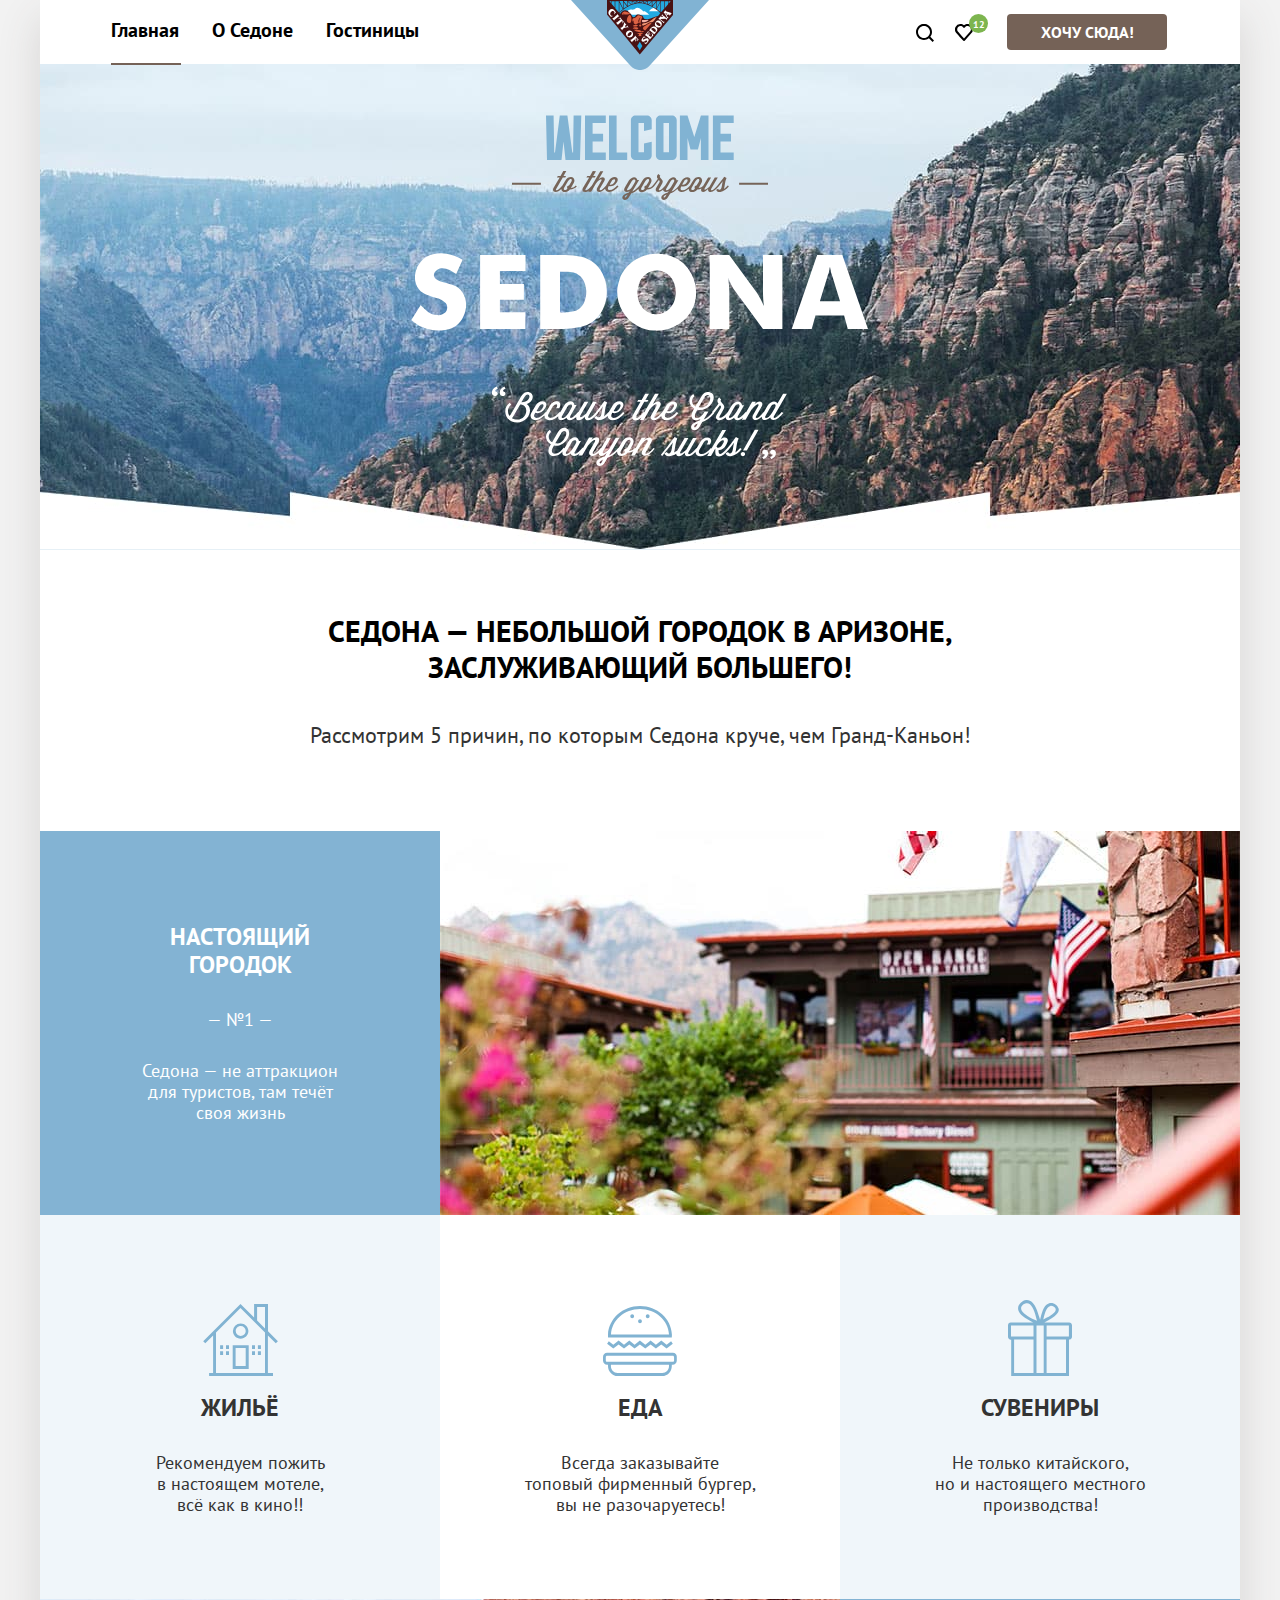
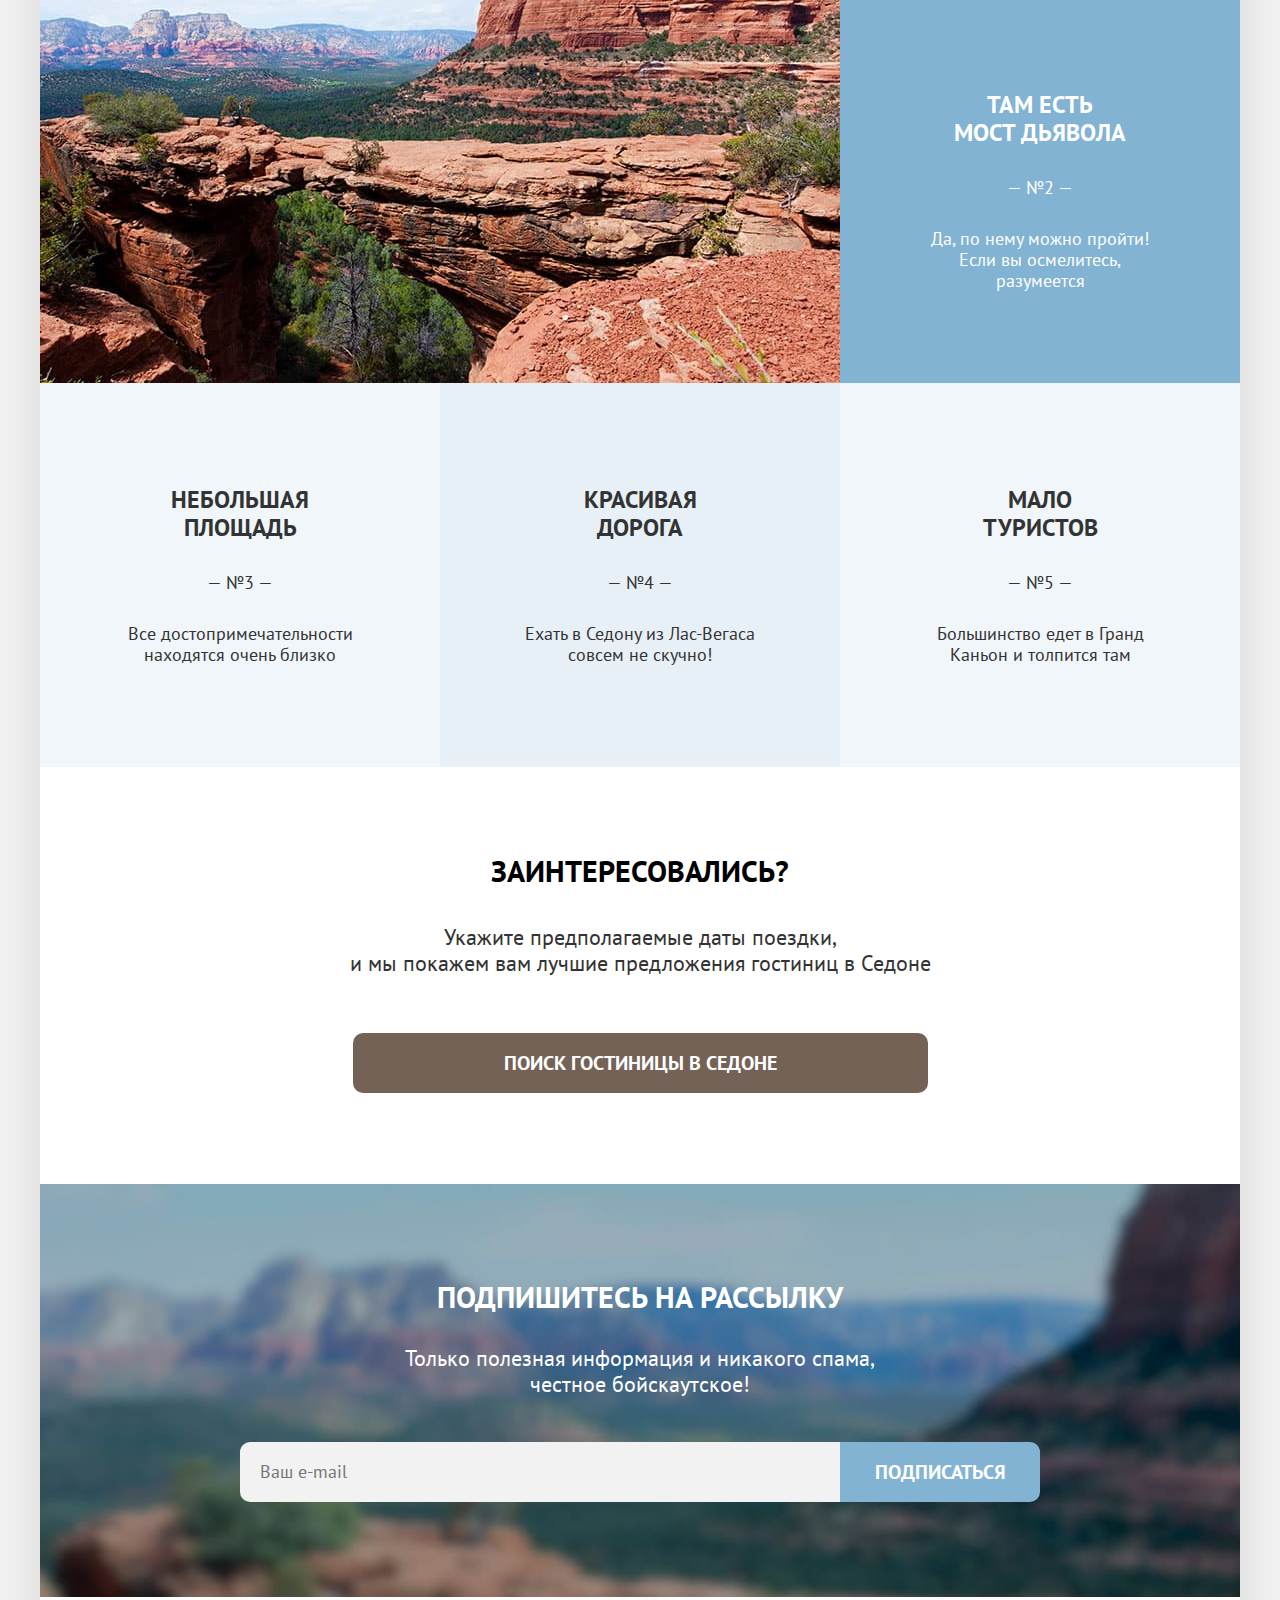
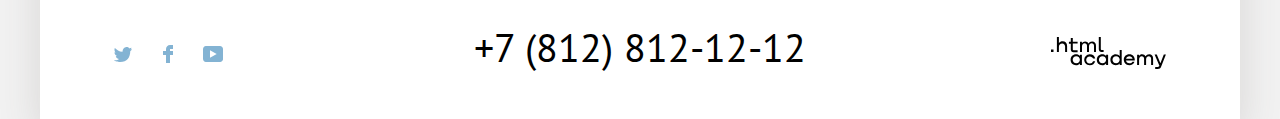
<file: index.html>
<!DOCTYPE html>
<html lang="ru">
  <head>
    <meta charset="utf-8">
    <title>HTML Academy: Седона</title>
    <link rel="stylesheet" href="styles/styles.css">
    <link rel="icon" href="img/favicon.ico">
  </head>
  <body>
    <header class="page-header">
      
      <nav class="navigation">
        <ul class="navigation-list navigation-menu">
          <li class="navigation-item">
            <a class="navigation-link" href="home.html">Главная</a>
          </li>
          <li class="navigation-item">
            <a class="navigation-link" href="about.html">О Седоне</a>
          </li>
          <li class="navigation-item">
            <a class="navigation-link" href="catalog.html">Гостиницы</a>
          </li>
        </ul>
        <span class="navigation-link-underline"></span>
        <img class="logo" src="img/sedona.svg" width="138" height="70" alt="Логотип «Седона»">
        <ul class="navigation-list navigation-user">
          <li class="navigation-item">
            <a class="navigation-link" href="#">
              <svg class="navigation-icon" aria-hidden="true" focusable="false" width="18" height="18" xmlns="http://www.w3.org/2000/svg">
                <path fill-rule="evenodd" clip-rule="evenodd" d="m18 16.5-3.7-3.7c1-1.3 1.7-3 1.7-4.9 0-4.4-3.6-8-8-8S0 3.6 0 8c0 4.4 3.6 8 8 8 1.8 0 3.5-.6 4.9-1.7l3.7 3.7 1.4-1.5ZM8 14c-3.3 0-6-2.7-6-6s2.7-6 6-6 6 2.7 6 6-2.7 6-6 6Z" />
              </svg>
              <span class="visually-hidden">Поиск</span>
            </a>
          </li>
          <li class="navigation-item">
            <a class="navigation-link" href="#">
              <svg class="navigation-icon" aria-hidden="true" focusable="false" width="18" height="17" xmlns="http://www.w3.org/2000/svg">
                <path fill-rule="evenodd" clip-rule="evenodd" d="M8.9 17a.9.9 0 0 1-.8-.4c-5.4-6.1-6.7-7.5-7-7.9A5.4 5.4 0 0 1 5.5 0C6.8 0 8 .5 9 1.3a5.46 5.46 0 0 1 9 4.1c0 1.3-.5 2.5-1.3 3.4l-7 7.9c-.2.2-.4.3-.8.3Zm-6-9.5c.3.4 3.5 4 6.1 6.9l6.2-7c.5-.5.7-1.2.7-2 0-1.8-1.5-3.3-3.3-3.3-1 0-2 .5-2.7 1.3-.3.3-.6.4-.9.4-.3 0-.6-.2-.8-.4-.7-.8-1.7-1.3-2.7-1.3-1.8 0-3.3 1.5-3.3 3.3-.1.9.3 1.6.7 2.1-.1 0-.1 0 0 0Z"/>
              </svg>
              <span class="favorites">12</span>
              <span class="visually-hidden">Избранное</span>
            </a>

            <div class="popover popover-cart">
              <div class="popover-content">
                <h2 class="visually-hidden">Корзина</h2>
                <ul class="cart-items-list">
                  <li class="cart-item">
                    <a class="cart-item-link">
                      <img class="card-item-image" src="img/hotel/hotel-2-small.jpg" width="48" height="48" alt="Отель Desert Quail Inn">
                      <p class="cart-item-title">Desert Quail Inn</p>
                      <p class="cart-item-type">Мотель</p>
                    </a>
                    <button type="button" class="cart-item-button button">
                      <svg width="16" height="16" fill="#000" xmlns="http://www.w3.org/2000/svg">
                        <path fill-rule="evenodd" clip-rule="evenodd" d="M15.3 2.3H.6c-.3 0-.6.2-.6.5s.3.6.6.6h1.7v12c0 .3.3.6.6.6h10.2c.3 0 .6-.3.6-.6v-12h1.7c.3 0 .6-.3.6-.6s-.4-.5-.7-.5Zm-2.8 12.5H3.4V3.4h9.1v11.4ZM6.2 1.2h3.4c.3 0 .6-.3.6-.6S10 0 9.7 0H6.2c-.3 0-.5.3-.5.6s.2.6.5.6Z"/><path fill-rule="evenodd" clip-rule="evenodd" d="M6.2 12c.3 0 .6-.3.6-.6V5.7c0-.3-.3-.6-.6-.6s-.6.3-.6.6v5.7c.1.3.3.6.6.6ZM9.7 12c.3 0 .6-.3.6-.6V5.7c0-.3-.3-.6-.6-.6s-.6.4-.6.6v5.7c0 .3.2.6.6.6Z"/>
                      </svg>                   
                      <span class="visually-hidden">Удалить из корзины</span>
                    </button>
                  </li>
                  <li class="cart-item">
                    <a class="cart-item-link">
                      <img class="card-item-image" src="img/hotel/hotel-3-small.jpg" width="48" height="48" alt="Апартаменты Villas at Poco Diablo">
                      <p class="cart-item-title">Villas at Poco Diablo</p>
                      <p class="cart-item-type">Апартаменты</p>
                    </a>
                    <button type="button" class="cart-item-button button">
                      <svg width="16" height="16" fill="#000" xmlns="http://www.w3.org/2000/svg">
                        <path fill-rule="evenodd" clip-rule="evenodd" d="M15.3 2.3H.6c-.3 0-.6.2-.6.5s.3.6.6.6h1.7v12c0 .3.3.6.6.6h10.2c.3 0 .6-.3.6-.6v-12h1.7c.3 0 .6-.3.6-.6s-.4-.5-.7-.5Zm-2.8 12.5H3.4V3.4h9.1v11.4ZM6.2 1.2h3.4c.3 0 .6-.3.6-.6S10 0 9.7 0H6.2c-.3 0-.5.3-.5.6s.2.6.5.6Z"/><path fill-rule="evenodd" clip-rule="evenodd" d="M6.2 12c.3 0 .6-.3.6-.6V5.7c0-.3-.3-.6-.6-.6s-.6.3-.6.6v5.7c.1.3.3.6.6.6ZM9.7 12c.3 0 .6-.3.6-.6V5.7c0-.3-.3-.6-.6-.6s-.6.4-.6.6v5.7c0 .3.2.6.6.6Z"/>
                      </svg>                   
                      <span class="visually-hidden">Удалить из корзины</span>
                    </button>
                  </li>
                </ul>
                <button class="popover-close-button button button-light">
                  Все избранные
                  <span class="visually-hidden">Закрыть</span>
                </button>
              </div>
            </div>
          </li>
          <li class="navigation-item">
            <a class="navigation-link want-here-button button" href="#">Хочу сюда!</a>
          </li>
        </ul>
      </nav>
    </header>

    <main class="main-container main-index">
        <h1 class="visually-hidden">Седона</h1>
        <div class="welcome">
          <img class="welcome-logo" src="img/welcome.svg" width="458" height="352" alt="Логотип приветствия">
          <div class="welcome-text">
            <h2 class="welcome-hidden">Седона — небольшой городок в Аризоне,<br> заслуживающий большего!</h2>
            <p class="welcome-description">Рассмотрим 5 причин, по которым Седона круче, чем Гранд-Каньон!</p>
          </div>
        </div>
        <section class="advantages">
          <h2 class="visually-hidden">Преимущества</h2>
          <ul class="advantages-list">
            <li class="advantages-item">
              <div class="advantages-block">
                <h3 class="advantages-title">Настоящий<br> городок</h3>
                <span class="">— №1 —</span>
                <p class="advantages-description">Седона — не аттракцион<br> для туристов, там течёт<br> своя жизнь</p>
              </div>
              <img class="advantages-image" src="img/photo-1.jpg" width="800" height="384" alt="Фото городка Седона">
            </li>
            <li class="advantages-item">
              <div class="advantages-block">
                <img class="advantages-logo" src="img/icon-1.svg" width="75" height="72" alt="Логотип блока Жилье">
                <h3 class="advantages-title">Жильё</h3>
                <p class="advantages-description">Рекомендуем пожить<br> в настоящем мотеле,<br> всё как в кино!!</p>
              </div>
            </li>
            <li class="advantages-item">
              <div class="advantages-block">
                <img class="advantages-logo" src="img/icon-2.svg" width="74" height="70" alt="Логотип блока Еда">
                <h3 class="advantages-title">Еда</h3>
                <p class="advantages-description">Всегда заказывайте<br> топовый фирменный бургер,<br> вы не разочаруетесь!</p>
              </div>
            </li>
            <li class="advantages-item">
              <div class="advantages-block">
                <img class="advantages-logo" src="img/icon-3.svg" width="64" height="76" alt="Логотип блока Сувениры">
                <h3 class="advantages-title">Сувениры</h3>
                <p class="advantages-description">Не только китайского,<br> но и настоящего местного<br> производства!</p>
              </div>
            </li>
            <li class="advantages-item">
              <img class="advantages-image " src="img/photo-2.jpg" width="800" height="384" alt="Фото городка Седона">
              <div class="advantages-block">
                <h3 class="advantages-title">Там есть<br> мост дьявола</h3>
                <span class="">— №2 —</span>
                <p class="advantages-description"> Да, по нему можно пройти!<br> Если вы осмелитесь,<br> разумеется </p>
              </div>
            </li>
            <li class="advantages-item">
              <div class="advantages-block">
                <h3 class="advantages-title">Небольшая<br> площадь</h3>
                <span class="">— №3 —</span>
                <p class="advantages-description">Все достопримечательности<br> находятся очень близко</p>
              </div>
            </li>
            <li class="advantages-item">
              <div class="advantages-block">
                <h3 class="advantages-title">Красивая<br> дорога</h3>
                <span class="">— №4 —</span>
                <p class="advantages-description">Ехать в Седону из Лас-Вегаса<br> совсем не скучно!</p>
              </div>
            </li>
            <li class="advantages-item">
              <div class="advantages-block">
                <h3 class="advantages-title">Мало<br> туристов</h3>
                <span class="">— №5 —</span>
                <p class="advantages-description">Большинство едет в Гранд<br> Каньон и толпится там</p>
              </div>
            </li>  
          </ul>
        </section>
        
        <section class="search">
          <h2 class="search-title">Заинтересовались?</h2>
          <p class="search-description">Укажите предполагаемые даты поездки,<br> и мы покажем вам лучшие предложения гостиниц в Седоне</p>
          <a class="button hotel-search" href="#">Поиск гостиницы в седоне</a>
        </section>
        <section class="mailing">
          <h2 class="mailing-title">Подпишитесь на рассылку</h2>
          <p class="mailing-description">Только полезная информация и никакого спама,<br> честное бойскаутское!</p>
          <form class="mailing-form" action="https://echo.htmlacademy.ru/" method="post">
            <label class="visually-hidden">Ваш e-mail</label>
            <input class="mailing-field field" type="email" name="mailing-date" placeholder="Ваш e-mail">
            <button class="mailing-button button" type="submit">Подписаться</button>
          </form>
        </section>
    </main>

    <footer class="page-footer">
      <div class="page-footer-container">
        <section class="footer-social">
          <h2 class="visually-hidden">Социальные сети</h2>
          <ul class="footer-social-list">
            <li class="footer-social-item">
              <a class="footer-social-link" href="#">
                <svg class="social-icon" aria-hidden="true" focusable="false" width="18" height="15" xmlns="http://www.w3.org/2000/svg">
                  <path fill-rule="evenodd" clip-rule="evenodd" d="M11.6.2c1.8-.5 3.2.3 3.8 1.2.7-.2 1.4-.5 2.1-.7 0 .9-.6 1.5-.9 1.8.7.1 1.4-.6 1.4-.6-.2 1-1.1 1.8-1.7 2C16.1 10.7 13 15.1 5.7 15h-.5c-.4 0-4.4-.5-5.2-1.9 2.4.2 4.1-.4 5-1.2-1-.3-2.9-.4-3.2-2.9.4.1.6.2 1.3.1C1.8 8.3.4 7.5.5 5.3c.3.3 1.1.5 1.4.5C1.1 5.6-.2 2.5.9.9c1.9 1.9 4 3.6 7.6 3.8C8.7 2.3 9.7.8 11.6.2Z" />
                </svg>
                <span class="visually-hidden">Твиттер</span>
              </a>
            </li>
            <li class="footer-social-item">
              <a class="footer-social-link" href="#">
                <svg class="social-icon" aria-hidden="true" focusable="false" width="10" height="18" xmlns="http://www.w3.org/2000/svg">
                  <path fill-rule="evenodd" clip-rule="evenodd" d="M7 0C4.8 0 3 1.8 3 4v2H0v4h3v8h4v-8h3V6H7V4h3V0H7Z" />
                </svg>
                <span class="visually-hidden">Фейсбук</span>
              </a>
            </li>
            <li class="footer-social-item">
              <a class="footer-social-link" href="#">
                <svg class="social-icon" aria-hidden="true" focusable="false" width="20" height="16" xmlns="http://www.w3.org/2000/svg">
                  <path fill-rule="evenodd" clip-rule="evenodd" d="M17 0H2.9C1.2 0 0 1.5 0 3.2v9.5C0 14.5 1.2 16 2.9 16h14.3c1.5 0 2.9-1.5 2.9-3.2V3.2C19.9 1.5 18.7 0 17 0ZM7 11.8V4.2L13.7 8 7 11.8Z" />
                </svg>
                <span class="visually-hidden">Ютуб</span>
              </a>
            </li>
          </ul>
        </section>
        <a class="footer-contacts-address-phone" href="tel:+78128121212">+7 (812) 812-12-12</a>
        <a class="htmlacademy-link" href="https://htmlacademy.ru/">
          <img class="footer-contacts-logo" src="img/logo_htmlacademy.svg" width="115" height="33" alt="Логотип htmlacademy">
        </a>
      </div>
    </footer>

    <div class="modal-container modal-container-close">
      <div class="modal modal-reservation">
        <button class="modal-close-button">
          <span class="visually-hidden">Закрыть</span>
        </button>
        <section class="modal-content">
          <h2 class="modal-title">Поиск гостиницы в Седоне</h2>
          <form class="reservation-form" action="https://echo.htmlacademy.ru/" method="post">
            <div class="field-group">
              <label class="reservation-date" for="arrival-date">Дата заезда:</label>
              <div class="field-date">
                <input class="reservation-form-field field" type="text" id="arrival-date" name="arrival-date" placeholder="27 апреля 2020">
                <button class="field-button calendar-button">
                  <span class="visually-hidden">Календарь</span> 
                </button>
              </div>
              <p class="reservation-arrival-date">Мы не можем отправить вас в прошлое.</p>
            </div>
            <div class="field-group">
              <label class="reservation-date" for="date-of-departure">Дата выезда:</label>
              <div class="field-date">
                <input class="reservation-form-field field" type="text" id="date-of-departure" name="reservation-date" placeholder="1 сентября 2021">
                <button class="field-button calendar-button">
                  <span class="visually-hidden">Календарь</span> 
                </button>
              </div>
              <p class="reservation-date-of-departure">На эти даты есть свободные номера. Пока есть.</p>
            </div>
            
            <div class="field-group">
              <label class="reservation-number" for="adults">Взрослые:</label>
              <div class="field-adults">
                <button class="field-button field-button-minus">
                  <span class="visually-hidden">Убавить</span>
                </button>
                <input class="reservation-form-field field" type="text" id="adults" name="adults" placeholder="2">
                <button class="field-button field-button-plus">
                  <span class="visually-hidden">Прибавить</span> 
                </button>
              </div>
              <label class="reservation-number reservation-number-children" for="children">Дети:</label>
                <button class="info" type="button">
                  <span class="visually-hidden">Посмотреть дополнительную информацию</span>
                </button>
                <div class="popover-info">
                  <p class="popover-info-content">Укажите количество детей, которые будут с вами, возраст которых от 6 до 18 лет. Дети до 6 лет размещаются бесплатно.</p>   
                </div>
              
              <div class="field-children">
                <button class="field-button field-button-minus">
                  <span class="visually-hidden">Убавить</span>
                </button>
                <input class="reservation-form-field field" type="text" id="children" name="children" placeholder="1">
                <button class="field-button field-button-plus">
                  <span class="visually-hidden">Прибавить</span> 
                </button>
              </div>            
            </div>
          </form>
          <button class="button reservation-form-search">Найти</button>
        </section>

      </div>

    </div>

  </body>
</html>
</file>
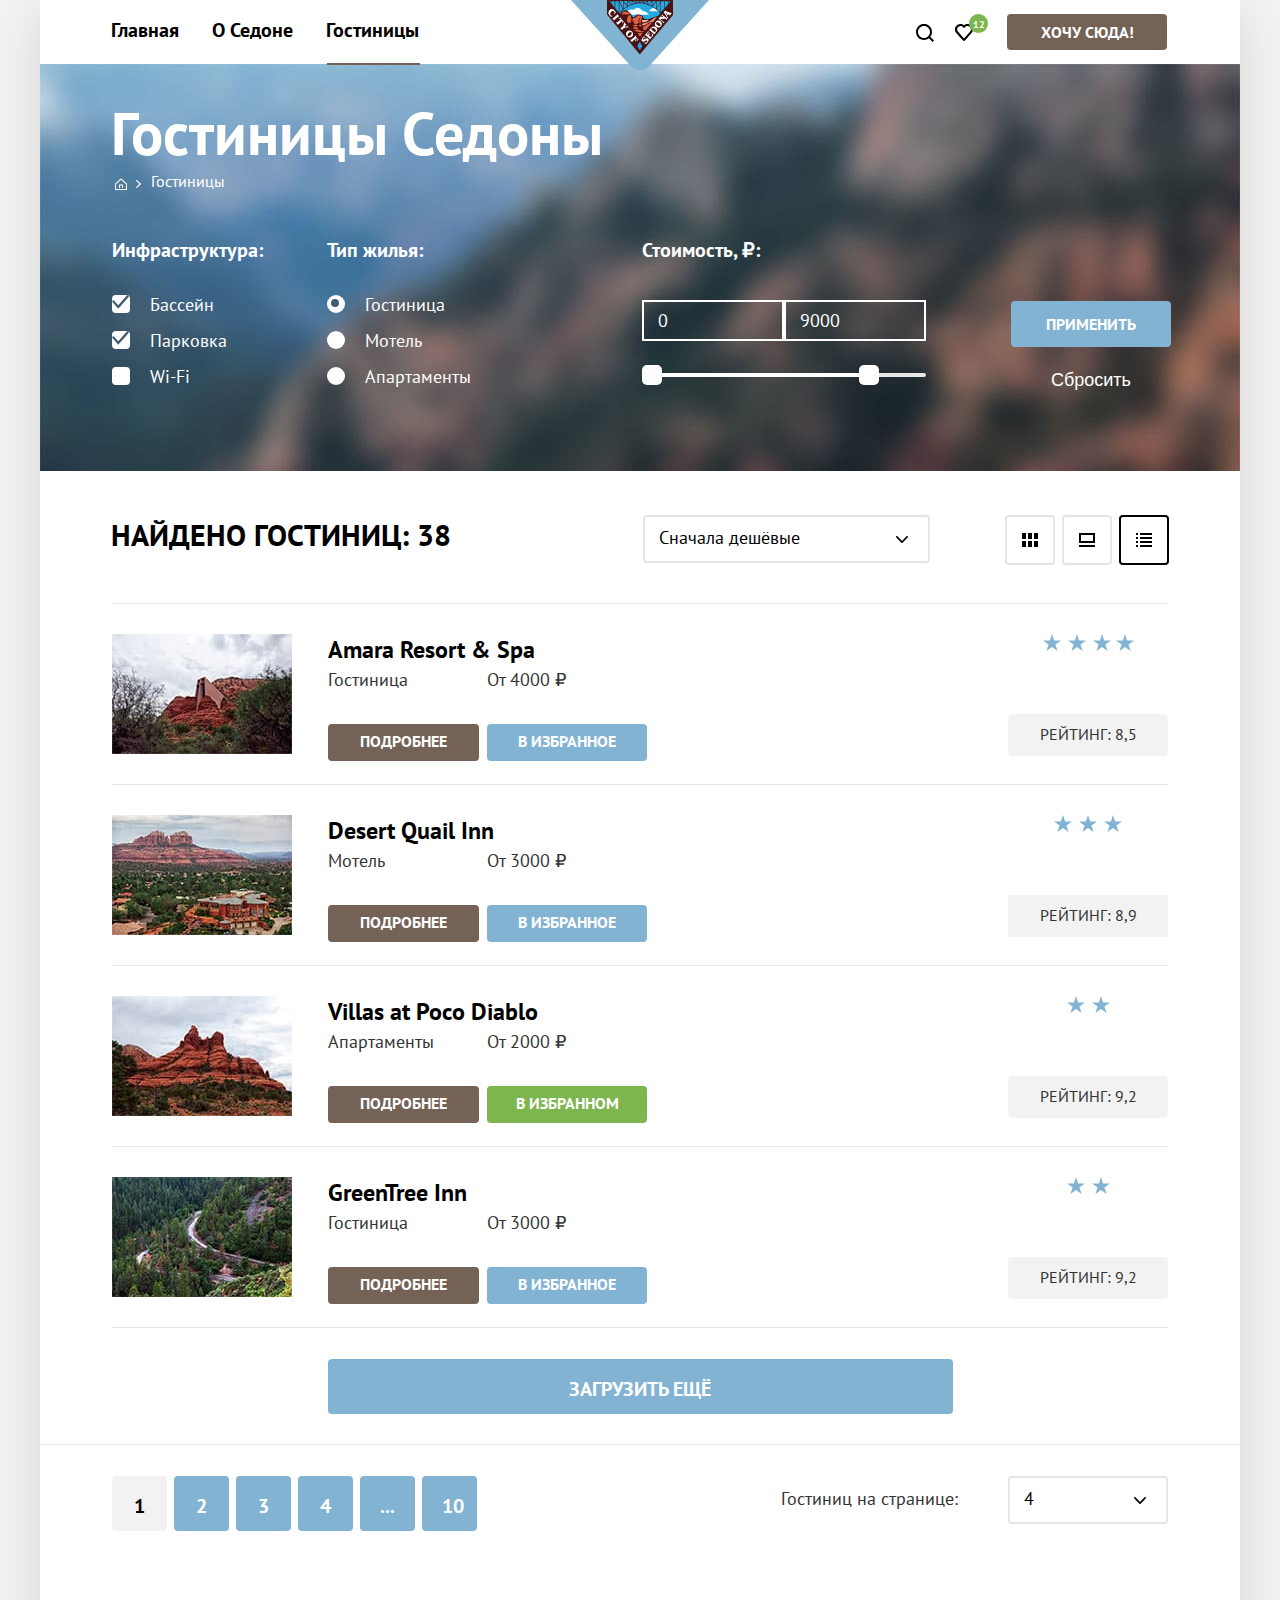
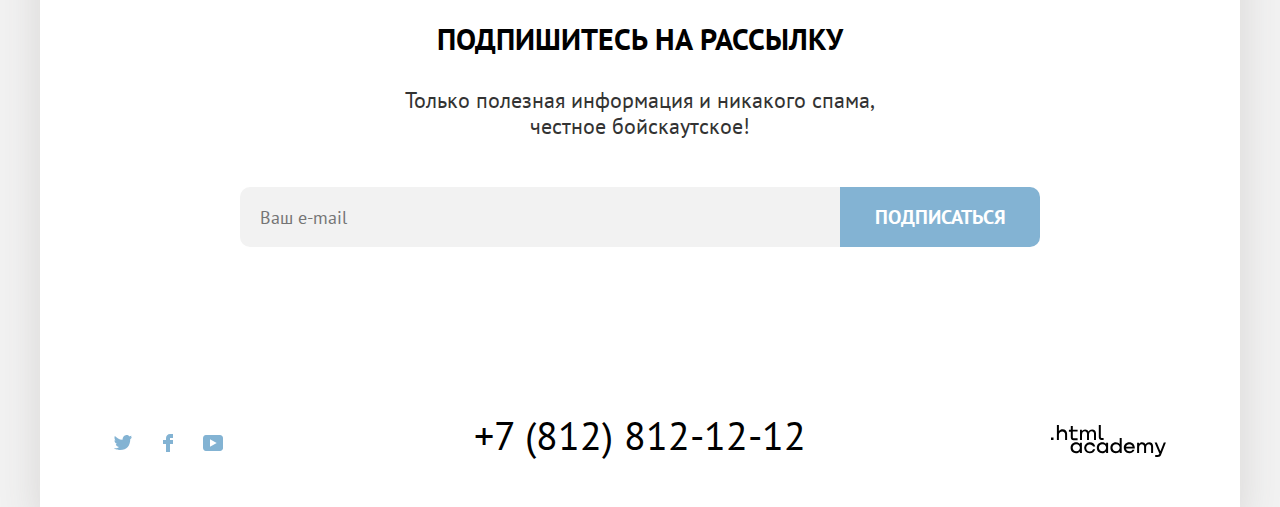
<file: catalog.html>
<!DOCTYPE html>
<html lang="ru">
  <head>
    <meta charset="utf-8">
    <title>HTML Academy: Седона</title>
    <link rel="stylesheet" href="styles/styles.css">
    <link rel="icon" href="img/favicon.ico">
  </head>
  <body>
    <header class="page-header">
      <nav class="navigation">
        <ul class="navigation-list navigation-menu">
          <li class="navigation-item">
            <a class="navigation-link" href="home.html">Главная</a>
          </li>
          <li class="navigation-item">
            <a class="navigation-link" href="about.html">О Седоне</a>
          </li>
          <li class="navigation-item">
            <a class="navigation-link" href="catalog.html">Гостиницы</a>          
          </li>
        </ul>
        <span class="navigation-link-underline-inner"></span>
        <img class="logo" src="img/sedona.svg" width="138" height="70" alt="Логотип «Седона»">
        <ul class="navigation-list navigation-user">
          <li class="navigation-item">
            <a class="navigation-link" href="#">
              <svg class="navigation-icon" aria-hidden="true" focusable="false" width="18" height="18" xmlns="http://www.w3.org/2000/svg">
                <path fill-rule="evenodd" clip-rule="evenodd" d="m18 16.5-3.7-3.7c1-1.3 1.7-3 1.7-4.9 0-4.4-3.6-8-8-8S0 3.6 0 8c0 4.4 3.6 8 8 8 1.8 0 3.5-.6 4.9-1.7l3.7 3.7 1.4-1.5ZM8 14c-3.3 0-6-2.7-6-6s2.7-6 6-6 6 2.7 6 6-2.7 6-6 6Z" />
              </svg>
              <span class="visually-hidden">Поиск</span>
            </a>
          </li>
          <li class="navigation-item">
            <a class="navigation-link" href="#">
              <svg class="navigation-icon" aria-hidden="true" focusable="false" width="18" height="17" xmlns="http://www.w3.org/2000/svg">
                <path fill-rule="evenodd" clip-rule="evenodd" d="M8.9 17a.9.9 0 0 1-.8-.4c-5.4-6.1-6.7-7.5-7-7.9A5.4 5.4 0 0 1 5.5 0C6.8 0 8 .5 9 1.3a5.46 5.46 0 0 1 9 4.1c0 1.3-.5 2.5-1.3 3.4l-7 7.9c-.2.2-.4.3-.8.3Zm-6-9.5c.3.4 3.5 4 6.1 6.9l6.2-7c.5-.5.7-1.2.7-2 0-1.8-1.5-3.3-3.3-3.3-1 0-2 .5-2.7 1.3-.3.3-.6.4-.9.4-.3 0-.6-.2-.8-.4-.7-.8-1.7-1.3-2.7-1.3-1.8 0-3.3 1.5-3.3 3.3-.1.9.3 1.6.7 2.1-.1 0-.1 0 0 0Z"/>
              </svg>
              <span class="favorites">12</span>
              <span class="visually-hidden">Избранное</span>
            </a>
          </li>
          <li class="navigation-item">
            <a class="navigation-link want-here-button button" href="#">Хочу сюда!</a>
          </li>
        </ul>
      </nav>
    </header>

    <main class="main-container main-inner">
      
        <section class="catalog-products">
          <div class="page-container">
            <header class="inner-header">
              <h1 class="inner-header-title">Гостиницы Седоны</h1>
              <ul class="breadcrumbs">
                <li class="breadcrumbs-item">
                  <a class="breadcrumbs-link button" href="index.html">
                    <svg class="home-icon" aria-hidden="true" focusable="false" width="12" height="12" xmlns="http://www.w3.org/2000/svg">
                      <path fill-rule="evenodd" clip-rule="evenodd" d="M6 .3 0 5.8V12h12V5.8L6 .3ZM11 11H1V6.2l5-4.5 5 4.5V11Z" fill="#fff"/><path fill-rule="evenodd" clip-rule="evenodd" d="M4 10h1V7.5h2V10h1V6.5H4V10Z" fill="#fff"/>
                    </svg>
                    <span class="visually-hidden">Главная</span>
                  </a>
                  <svg class="arrow-icon" aria-hidden="true" focusable="false" width="5" height="8" xmlns="http://www.w3.org/2000/svg">
                    <path fill-rule="evenodd" clip-rule="evenodd" d="M4.8 3.6 1 .2C.8 0 .4 0 .1.2-.2.4-.1.8.1 1l3.3 3L.2 7c-.2.2-.2.6 0 .8 0 .1.3.2.4.2.1 0 .3-.1.4-.2l3.8-3.4c.3-.2.3-.6 0-.8Z" fill="#fff"/>
                  </svg>  
                </li>
                <li class="breadcrumbs-item">
                  <a class="breadcrumbs-link">Гостиницы</a>
                </li>
              </ul>
            </header>
          
            <h2 class="visually-hidden">Список гостиниц с фильтрами</h2>
            <form class="catalog-filter" action="https://echo.htmlacademy.ru/" method="get">
              <fieldset class="catalog-filter-group">
                <legend class="catalog-filter-title">Инфраструктура:</legend>
                <ul class="catalog-filter-list">
                  <li class="catalog-filter-item">
                    <label class="control">
                      <input class="visually-hidden control-input" type="checkbox" name="pool" checked>
                      <span class="control-mark"></span>
                      <span class="control-label">Бассейн</span>
                    </label>
                  </li>
                  <li class="catalog-filter-item">
                    <label class="control">
                      <input class="visually-hidden control-input" type="checkbox" name="parking" checked>
                      <span class="control-mark"></span>
                      <span class="control-label">Парковка</span>
                    </label>
                  </li>
                  <li class="catalog-filter-item">
                    <label class="control">
                      <input class="visually-hidden control-input" type="checkbox" name="wifi">
                      <span class="control-mark"></span>
                      <span class="control-label">Wi-Fi</span>
                    </label>
                  </li>
                </ul>
              </fieldset>
              
              <fieldset class="catalog-filter-group">
                <legend class="catalog-filter-title">Тип жилья:</legend>
                <ul class="catalog-filter-list">
                  <li class="catalog-filter-item">
                    <label class="control">
                      <input class="visually-hidden control-input" type="radio" name="type-of-housing" value="hostel" checked>
                      <span class="control-mark"></span>
                      <span class="control-label">Гостиница</span>
                    </label>
                  </li>
                  <li class="catalog-filter-item">
                    <label class="control">
                      <input class="visually-hidden control-input" type="radio" name="type-of-housing" value="hotel">
                      <span class="control-mark"></span>
                      <span class="control-label">Мотель</span>
                    </label>
                  </li>
                  <li class="catalog-filter-item">
                    <label class="control">
                      <input class="visually-hidden control-input" type="radio" name="type-of-housing" value="apartments">
                      <span class="control-mark"></span>
                      <span class="control-label">Апартаменты</span>
                    </label>
                  </li>
                </ul>
              </fieldset>
              
              <fieldset class="catalog-filter-group catalog-filter-group-price">
                <legend class="catalog-filter-title">Стоимость, ₽:</legend>
                <div class="range">                   
                  <div class="range-wrapper-inputs">
                    <label class="catalog-filter-label">
                      <input class="range-input" value="0" type="number" name="min-price" placeholder="от">
                    </label>
                    <label class="catalog-filter-label">
                      <input class="range-input" value="9000" type="number" name="max-price" placeholder="до">
                    </label>
                  </div>
                  <div class="range-scale">
                    <div class="range-bar" style="left: 10px; right: 60px; width: 217px">
                      <button class="range-toggle toggle-min" type="button">
                        <span class="visually-hidden">Изменить минимальную цену.</span>
                      </button>
                      <button class="range-toggle toggle-max" type="button">
                        <span class="visually-hidden">Изменить максимальную цену.</span>
                      </button>
                    </div>
                  </div>
                </div>
              </fieldset>
              
              <div class="catalog-button">
                <button class="button button-to-apply" type="submit">Применить</button>
                <button class="button-catalog" type="reset">Сбросить</button>
              </div>
            </form>
          </div>

          <div class="sorting-container">
            <span class="hotel-found">Найдено гостиниц: 38</span>
            <form class="sorting-type">
              <div class="select">
                <label class="visually-hidden" for="sorting">Сортировка</label>
                <select class="select-control" id="sorting" name="sorting">
                  <option value="cheap">Сначала дешёвые</option>
                  <option value="expensive">Сначала дорогие</option>
                  <option value="popular">Сначала популярные</option>
                </select>
              </div>
              <button class="visually-hidden" type="submit">Отсортировать продукты</button>
            </form>
            
            <div class="sorting-right-column">
              <a class="card-grid-toggle" href="#">
                <svg aria-hidden="true" focusable="false" width="16" height="14" xmlns="http://www.w3.org/2000/svg">
                  <path fill-rule="evenodd" clip-rule="evenodd" d="M4 0H0v6h4V0ZM16 0h-4v6h4V0ZM10 0H6v6h4V0ZM4 8H0v6h4V8ZM16 8h-4v6h4V8ZM10 8H6v6h4V8Z" />
                </svg>
                <span class="visually-hidden">Показать карточки</span>
              </a>
              <a href="#" class="card-grid-toggle">
                <svg aria-hidden="true" focusable="false" width="16" height="14" xmlns="http://www.w3.org/2000/svg">
                  <path fill-rule="evenodd" clip-rule="evenodd" d="M16 12H0v2h16v-2ZM14 2v6H2V2h12Zm2-2H0v10h16V0Z" />
                </svg>
                <span class="visually-hidden">Показать список</span>
              </a>
              <a href="#" class="card-grid-toggle card-grid-toggle-now">
                <svg aria-hidden="true" focusable="false" width="16" height="14" xmlns="http://www.w3.org/2000/svg">
                  <path fill-rule="evenodd" clip-rule="evenodd" d="M2 0H0v2h2V0ZM16 0H4v2h12V0ZM2 4H0v2h2V4ZM16 4H4v2h12V4ZM2 8H0v2h2V8ZM16 8H4v2h12V8ZM2 12H0v2h2v-2ZM16 12H4v2h12v-2Z" />
                </svg>
                <span class="visually-hidden">Показать таблицу</span>
              </a>
            </div>
          </div> 
          
          <ul class="product-list">
            <li class="product-card">
              <a class="product-card-link" href="product.html">
                <img class="product-card-image" src="img/hotel/hotel-1.jpg" width="180" height="120" alt="Отель Amara Resort & Spa">
              </a>
              <div class="product-card-block">
                <a class="product-card-link product-card-link-title" href="product.html"> 
                  <h3 class="product-card-title">Amara Resort & Spa</h3>
                </a>
                <p class="product-card-type">Гостиница</p>
                <p class="product-card-price">От 4000 ₽</p>
                <a class="product-card-button-more button" href="#">Подробнее</a>
                <a class="product-card-button button" href="#">В избранное</a>
              </div>
              <div class="product-block-rating">
                <img class="product-card-rating" src="img/stars/star-4.svg" width="91" height="17" alt="4 звезды">
                <p class="product-card-rating">Рейтинг: 8,5</p>
              </div>
            </li>
            
            <li class="product-card">
              <a class="product-card-link" href="product.html">
                <img class="product-card-image" src="img/hotel/hotel-2.jpg" width="180" height="120" alt="Отель Desert Quail Inn">
              </a>
              <div class="product-card-block">
                <a class="product-card-link product-card-link-title" href="product.html"> 
                  <h3 class="product-card-title">Desert Quail Inn</h3>
                </a>
                <p class="product-card-type">Мотель</p>
                <p class="product-card-price">От 3000 ₽</p>
                <a class="product-card-button-more button" href="#">Подробнее</a>
                <a class="product-card-button button" href="#">В избранное</a>
              </div>
              <div class="product-block-rating">
                <img class="product-card-rating" src="img/stars/star-3.svg" width="68" height="17" alt="3 звезды">
                <p class="product-card-rating">Рейтинг: 8,9</p>
              </div>
            </li>
            
            <li class="product-card">
              <a class="product-card-link" href="product.html">
                <img class="product-card-image" src="img/hotel/hotel-3.jpg" width="180" height="120" alt="Отель Villas at Poco Diablo">
              </a>
              <div class="product-card-block">
                <a class="product-card-link product-card-link-title" href="product.html"> 
                  <h3 class="product-card-title">Villas at Poco Diablo</h3>
                </a>
                <p class="product-card-type">Апартаменты</p>
                <p class="product-card-price">От 2000 ₽</p>
                <a class="product-card-button-more button" href="#">Подробнее</a>
                <a class="product-card-button_on button" href="#">В избранном</a>
              </div>
              <div class="product-block-rating">
                <img class="product-card-rating" src="img/stars/star-2.svg" width="43" height="17" alt="2 звезды">
                <p class="product-card-rating">Рейтинг: 9,2</p>
              </div> 
            </li>
            
            <li class="product-card">
              <a class="product-card-link" href="product.html">
                <img class="product-card-image" src="img/hotel/hotel-4.jpg" width="180" height="120" alt="Отель GreenTree Inn">
              </a>
              <div class="product-card-block">
                <a class="product-card-link product-card-link-title" href="product.html">  
                  <h3 class="product-card-title">GreenTree Inn</h3>
                </a>
                <p class="product-card-type">Гостиница</p>
                <p class="product-card-price">От 3000 ₽</p>
                <a class="product-card-button-more button" href="#">Подробнее</a>
                <a class="product-card-button button" href="#">В избранное</a>
              </div>
              <div class="product-block-rating">
                <img class="product-card-rating" src="img/stars/star-2.svg" width="43" height="17" alt="2 звезды">
                <p class="product-card-rating">Рейтинг: 9,2</p>
              </div>
            </li>
          </ul>
          <div class="pagination-block">
            <a class="pagination-link show-more button" href="#">Загрузить ещё</a>
          </div>
          
          <div class="pagination">
            <ul class="pagination-list">
              <li class="pagination-item">
                <a class="pagination-link pagination-current">1</a>
              </li>
              <li class="pagination-item">
                <a class="pagination-link" href="#">2</a>
              </li>
              <li class="pagination-item">
                <a class="pagination-link" href="#">3</a>
              </li>
              <li class="pagination-item">
                <a class="pagination-link" href="#">4</a>
              </li>
              <li class="pagination-item">
                <a class="pagination-link" href="#">...</a>
              </li>
              <li class="pagination-item">
                <a class="pagination-link" href="#">10</a>
              </li>
            </ul>
            
            <form class="pagination-how-much" action="https://echo.htmlacademy.ru/" method="get">
              <label class="pagination-label" for="how-much">Гостиниц на странице:</label>
              <select class="select-control select-control-how-much" id="how-much" name="pagination">
                <option value="4">4</option>
              </select>
              <button class="visually-hidden" type="submit">Показать</button>
            </form>
          </div>
        </section>

        <section class="mailing-inner">
          <h2 class="mailing-title-inner">Подпишитесь на рассылку</h2>
          <p class="mailing-description-inner">Только полезная информация и никакого спама,<br> честное бойскаутское!</p>
            <form class="mailing-form" action="https://echo.htmlacademy.ru/" method="post">
              <label class="visually-hidden">Ваш e-mail</label>
              <input class="mailing-field field" type="email" name="mailing-date" placeholder="Ваш e-mail">
              <button class="mailing-button button" type="submit">Подписаться</button>
            </form>
        </section>

    </main>

    <footer class="page-footer">
      <div class="page-footer-container">
        <section class="footer-social">
          <h2 class="visually-hidden">Социальные сети</h2>
          <ul class="footer-social-list">
            <li class="footer-social-item">
              <a class="footer-social-link footer-social-twitter" href="#">
                <svg class="social-icon" aria-hidden="true" focusable="false" width="18" height="15" xmlns="http://www.w3.org/2000/svg">
                  <path fill-rule="evenodd" clip-rule="evenodd" d="M11.6.2c1.8-.5 3.2.3 3.8 1.2.7-.2 1.4-.5 2.1-.7 0 .9-.6 1.5-.9 1.8.7.1 1.4-.6 1.4-.6-.2 1-1.1 1.8-1.7 2C16.1 10.7 13 15.1 5.7 15h-.5c-.4 0-4.4-.5-5.2-1.9 2.4.2 4.1-.4 5-1.2-1-.3-2.9-.4-3.2-2.9.4.1.6.2 1.3.1C1.8 8.3.4 7.5.5 5.3c.3.3 1.1.5 1.4.5C1.1 5.6-.2 2.5.9.9c1.9 1.9 4 3.6 7.6 3.8C8.7 2.3 9.7.8 11.6.2Z" />
                </svg>
                <span class="visually-hidden">Твиттер</span>
              </a>
            </li>
            <li class="footer-social-item">
              <a class="footer-social-link footer-social-facebook" href="#">
                <svg class="social-icon" aria-hidden="true" focusable="false" width="10" height="18" xmlns="http://www.w3.org/2000/svg">
                  <path fill-rule="evenodd" clip-rule="evenodd" d="M7 0C4.8 0 3 1.8 3 4v2H0v4h3v8h4v-8h3V6H7V4h3V0H7Z" />
                </svg>
                <span class="visually-hidden">Фейсбук</span>
              </a>
            </li>
            <li class="footer-social-item">
              <a class="footer-social-link footer-social-youtube" href="#">
                <svg class="social-icon" aria-hidden="true" focusable="false" width="20" height="16" xmlns="http://www.w3.org/2000/svg">
                  <path fill-rule="evenodd" clip-rule="evenodd" d="M17 0H2.9C1.2 0 0 1.5 0 3.2v9.5C0 14.5 1.2 16 2.9 16h14.3c1.5 0 2.9-1.5 2.9-3.2V3.2C19.9 1.5 18.7 0 17 0ZM7 11.8V4.2L13.7 8 7 11.8Z" />
                </svg>
                <span class="visually-hidden">Ютуб</span>
              </a>
            </li>
          </ul>
        </section> 
        <a class="footer-contacts-address-phone" href="tel:+78128121212">+7 (812) 812-12-12</a>
        <a class="htmlacademy-link" href="https://htmlacademy.ru/">
          <img class="footer-contacts-logo" src="img/logo_htmlacademy.svg" width="115" height="33" alt="Логотип htmlacademy">
        </a>
      </div>
    </footer>
  
  </body>
</html>
</file>
<file: styles/styles.css>
@font-face {
    font-family: "PT Sans";
    
    font-style: normal;
    font-weight: 400;
    src: url("../fonts/ptsans-400.woff2") format("woff2");
    font-display: swap;    
  }

@font-face {
    font-family: "PT Sans";
    font-style: normal;
    font-weight: 700;
    src: url("../fonts/ptsans-700.woff2") format("woff2");
    font-display: swap;
  }

  html {
    height: 100%;
    background-color: #F2F2F2
  }

  body {
    margin: 0;
    display: flex;
    flex-direction: column;
    margin: 0 auto;
    width: 1200px;
    min-height: 100%;
    font-family: "PT Sans", sans-serif;
    font-size: 18px;
    line-height: 21px;
    color: #333333;
    background-color: #FFFFFF;
    box-shadow: 0 18px 40px rgba(79, 70, 60, 0.16);
  }

  .visually-hidden {
    position: absolute;
    width: 1px;
    height: 1px;
    margin: -1px;
    padding: 0;
    border: 0;
    clip: rect(0 0 0 0);
    overflow: hidden;
  }

  .button {
    display: block;
    box-sizing: border-box;
    border-radius: 4px;
    font-family: inherit;
    font-size: 16px;
    line-height: 16px;
    font-weight: 700;
    color: #FFFFFF;
    background-color: #83B3D3;
    border: none;
    text-align: center;
    text-decoration: none;
    text-transform: uppercase;
    cursor: pointer;
  }

  .button:hover {
    background-color: #68A2CA;
  }
  
  .button:focus {
    outline: 3px solid #756257;
    background-color: #68A2CA;
  }
  
  .button:disabled {
    color: #E7E7E7;
    background-color: #68A2CA;
  }
  
  .button:disabled:hover {
    background-color: #68A2CA;
    outline: none;
    cursor: default;
  }

  .button:active {
    border: none;
    color: #E5E5E5;
  }
  
  .page-header {
    color: #000000;
  }

  .navigation {
    position: relative;
    display: flex;
    width: 1200px;
    margin: 0 auto;
    background: #FFFFFF;
  }

  .navigation-list {
    display: flex;
    flex-wrap: wrap; 
    width: 385px;
    margin: 0;
    padding: 0; 
    padding-bottom: 14px;
    justify-content: start;
    list-style-type: none;
  }

  .navigation-item {
    position: relative;
  }

  .navigation-link {
    position: relative;
    display: block;
    box-sizing: border-box;
    padding: 7px 12px 6px;
    font-family: "PT Sans", sans-serif;
    font-size: 20px;
    font-weight: 700;
    text-align: center;
    color: #000000;
    background-color: #FFFFFF;
    text-decoration: none;
  }

  .navigation-link:last-of-type {
    margin-right: 9px;
  }

  .navigation-link:hover {
    color: #756257;
  }

  .navigation-link:focus {
    color: #756257;
    border-radius: 10px;
    outline: 3px solid #83B3D3;
  }

  .navigation-link:active {
    color: #E5E5E5;
  }

  .navigation-link-underline {
    display: flex;
    width: 70px;
    position: absolute;
    top: 46px;
    left: 71px;
    border-bottom: 2px solid #756257;
    padding-top: 17px;
  }

  .navigation-link-underline-inner {
    display: flex;
    width: 93px;
    position: absolute;
    top: 46px;
    left: 287px;
    border-bottom: 2px solid #756257;
    padding-top: 17px;
  }

  .navigation-icon {
    position: absolute;
    top: 7px;
    right: 0;
    bottom: 0;
    margin: auto;
  }

  .navigation-menu {
    margin-top: 13px;
    margin-left: 59px;
  }

  .navigation-user {
    max-width: 300px;
    margin-left: auto;
    margin-right: 36px;
    margin-top: 14px;  
  }

  .navigation-user .navigation-link {
    padding: 10px;
    min-width: 30px;
    min-height: 30px;
  }
  
  .logo {
    display: block;
    position: absolute;
    width: 138px;
    left: 531px;
  }

  .welcome-logo,
  .welcome-divider {
    display: block;
    margin: 0 auto;
    padding-bottom: 83px;
  }

  .want-here-button {
    font-size: 16px;
    margin-left: 25px;
    padding: 10px;
    width: 160px;
    color: #FFFFFF;
    background-color: #756257;
    text-align: center;
  }

  .favorites {
    display: block;
    position: absolute;
    padding: 0;
    top: 0px;
    right: -15px;
    width: 19px;
    height: 19px;
    font-size: 10px;
    color: #FFFFFF;
    background-color: #7DB54F;
    border-radius: 50%;
    border: none;
    text-align: center;
  }

  .main-container {  
    width: 1200px;
    margin: 0 auto;
    background-color: #FFFFFF;
  }

  .main-index {
    color: #333333;
    background-color: #FFFFFF;
    text-align: center;
  }
     
  .main-inner {
    color: #333333;
    background-color: #FFFFFF;
  }

  .welcome {
    color: #333333;
    background-color: #83B3D333;
    background-image: url("../img/index-bg.jpg");
    background-size: contain;
    background-repeat: no-repeat;
    text-align: center;
    padding-top: 51px;
  }

  .welcome-text {
    background-color: #FFFFFF;
  }

  .catalog-products {
    color: #333333;
    background-color: #FFFFFF;
    background-size: 100% auto;
    background-repeat: no-repeat;
  }

  .page-container {
    background-color: #83B3D3;
    background-image: url("../img/catalog-bg.jpg");
    display: block;
    height: 100%;
  }
  
  .welcome-hidden {
    margin: 0%;
    font-family: "PT Sans", sans-serif;
    font-size: 30px;
    line-height: 36px;
    font-weight: 700;
    color: #000000;
    background-color: #FFFFFF;
    text-transform: uppercase;
    padding: 0;
    padding-top: 63px;
    padding-bottom: 10px;
  }

  .welcome-description {
    padding: 0;
    font-size: 22px;
    line-height: 36px;
    padding-bottom: 56px;
  }

  .advantages-list {
    display: grid;
    grid-template-columns: repeat(3, 400px);
    grid-template-rows: repeat(4, 384px);
    margin: 0;
    padding: 0;
    text-align: center;
    list-style-type: none;
  }

  .advantages-title {
    margin: 0;
    font-family: "PT Sans", sans-serif;
    font-weight: 700;
    font-size: 24px;
    line-height: 28px;
    text-transform: uppercase; 
    padding-bottom: 30px;
  }

  .advantages-description {
    margin: 0;
    padding-top: 30px;
  }

  .advantages-item {
    margin: 0;
    padding: 0;
  }

  .advantages-title:nth-child(2),
  .advantages-title:nth-child(3),
  .advantages-title:nth-child(4) {
    margin: 0;
    padding: 0;
    padding-top: 95px;
  }

  .advantages-item:nth-child(1),
  .advantages-item:nth-child(5) {
    grid-column: 1 / -1;
    display: flex;
    background-color: #83B3D3;
    color: #FFFFFF;
  }
  .advantages-item:nth-child(2),
  .advantages-item:nth-child(4),
  .advantages-item:nth-child(6),
  .advantages-item:nth-child(8) {
    background-color: #83B3D31F; 
  }

  .advantages-item:nth-child(7) {
    background-color: #83B3D333;
  }
  
  .advantages-block {
    position: relative;
    display: flex;
    flex-direction: column;
    padding: 20px;
    width: 360px;
    height: 344px;
    justify-content: center;
  }

  .advantages-logo {
    position: absolute;
    top: auto;
    right: 0;
    bottom: 223px;
    left: 0;
    margin: auto;
  }

  .search {
    display: block;
    background-color: #FFFFFF;  
    text-align: center;  
    margin-top: 91px;
    margin-bottom: 91px;
  }

  .search-title {
    font-family: "PT Sans", sans-serif;
    font-weight: 700;
    font-size: 30px;
    line-height: 26px;
    color: #000000;
    text-transform: uppercase;
    padding-bottom: 15px;
  }

  .search-description {
    font-size: 22px;
    line-height: 26px;
    padding-bottom: 35px;
  }

  .hotel-search {
    display: block;
    box-sizing: border-box;
    font-size: 20px;
    width: 575px;
    height: 60px;
    border-radius: 10px;
    text-align: center;
    padding: 20px 20px;
    line-height: 20px;
    font-weight: 700;
    color: #FFFFFF;
    background-color: #756257;
    text-decoration: none;
    text-transform: uppercase;
    margin: 0 auto;
  }

  .mailing {
    color: #FFFFFF;
    background-color: #83B3D3; 
    background-image: url("../img/bg.jpg");
    background-size: cover;
    text-align: center; 
    background-repeat: no-repeat;
    padding-top: 95px;
    padding-bottom: 95px;
  }

  .mailing-form {
    display: flex;
    width: 800px;
    margin: 0 auto;
  }
  
  .mailing-title {
    margin: 0;
    font-family: "PT Sans", sans-serif;
    font-weight: 700;
    font-size: 30px;
    line-height: 36px;
    text-transform: uppercase;
    padding: 0;
    padding-bottom: 30px;
  }

  .mailing-description{
    margin: 0;
    font-size: 22px;
    line-height: 26px;
    padding-bottom: 45px;
  }

  .field {
    display: flex;
    margin: 0;
    padding: 8px 20px;
    font: inherit;
    font-weight: 400;
    background-color: #F2F2F2;
    border: none;
    border-radius: 10px 0px 0px 10px; 
  }

  .mailing-field {
    width: 560px;
  }

  .mailing-field:focus {
    background-color: #E5E5E5;
    outline: 3px solid #83B3D3;
  }

  .mailing-field:hover {
    background-color: #E5E5E5;  
  }

  .mailing-field:active {
    background-color: #FFFFFF;
    outline: 2px solid #000000;
  }

  .mailing-field:invalid {
    background-color: #FFFFFF;
    outline: 2px solid #FF5757;
  }

  .mailing-field:disabled {
    background-color: #FFFFFF;
    outline: 2px solid #FF5757;
  }

  .mailing-button {
    width: 200px;
    height: 60px;
    font-size: 20px;
    border-radius: 0px 10px 10px 0px; 
   }

  .page-footer {
    background-color: #E5E5E5;
    color: #000000;
    margin-top: auto;
  }
  
  .page-footer-container {
    display: flex;
    position: relative;
    width: 1200px;
    margin: 0 auto;
    justify-content: center;
    padding-top: 25px;
    padding-bottom: 30px;
    background-color: #FFFFFF;
  }

  .footer-social {
    max-width: 200px;
    margin-left: 64px;
    margin-top: 14px;
  }

  .footer-social-list {
    display: flex;
    flex-wrap: wrap;
    margin: 0;
    padding: 0;
    list-style-type: none;
  }

  .footer-social-item {
    width: 20px;
    height: 20px;
    margin-right: 25px;
  }

  .footer-social-link {
    display: block;
    position: relative; 
    box-sizing: border-box;
    width: 37px;
    height: 37px;
    padding: 5px;
    text-align: center;
    background-color: #FFFFFF;
  }

  .footer-social-list a:hover {
    color: #68A2CA;
  }

  .footer-social-list a:focus {
    outline: 3px solid #83B3D3;
    border-radius: 10px;  
  }

  .footer-social-list a:active {
    color: #E7E7E7;
  }

  .social-icon {
    position: absolute;
    top: 0;
    right: 0;
    bottom: 0;
    left: 0;
    margin: auto;
    fill: #83B3D3;  
  }

  .htmlacademy-link {
    padding: 15px;
    max-width: 120px;
    margin-left: auto;
    margin-right: 59px;
  }

   .footer-contacts-address-phone {
    display: block;
    box-sizing: border-box;
    padding: 15px;
    position: absolute;
    margin: 0;
    color: #000000;
    font-size: 40px;
    text-decoration: none;
  }

  .htmlacademy-link:hover,
  .footer-contacts-address-phone:hover {
    color: #756257;
  }

  .htmlacademy-link:focus,
  .footer-contacts-address-phone:focus {
    color: #756257;
    outline: 3px solid #83B3D3;
    border-radius: 10px;
  }

  .htmlacademy-link:active,
  .footer-contacts-address-phone:active {
    color: #F2F2F2;
  }

  .htmlacademy-link:disabled,
  .footer-contacts-address-phone:disabled {
    color: #F2F2F2;
  }

  .modal-container {
    position: fixed;
    top: 0;
    left: 0;
    display: flex;
    width: 100%;
    height: 100%;
    background-color: rgba(242, 242, 242, 0.8);
  }

  .modal-container-close {
    display: none;
  }

  .modal {
    position: relative;
    margin: auto;
    padding: 40px;
    background-color: #FFFFFF;
    box-shadow: 0px 25px 50px rgba(0, 0, 0, 0.15);
    border-radius: 30px;
  }

  .modal-reservation {
    width: 575px;
    padding: 62px 70px 70px;
  }

  .modal-close-button {
    display: block;
    position: absolute;
    padding: 0;
    top: 54px;
    right: 70px;
    width: 53px;
    height: 53px;
    background-color: #F2F2F2;
    border-radius: 50%;
    border: none;
    background-image: url("../img/modal-close.svg");
    background-repeat: no-repeat;
    background-position: center;
    cursor: pointer;
  }

  .modal-close-button:hover {
    background-color: #E5E5E5;
  }

  .modal-close-button:focus{
    background-color: #E5E5E5;
    outline: 3px solid #83B3D3;
  }

  .modal-close-button:active {
    background-color: #E5E5E5;
    color: #000000;
  }

  .modal-title {
    margin: 0;
    margin-bottom: 60px;
    font-family: "PT Sans", sans-serif;
    font-size: 30px;
    line-height: 40px;
    font-weight: 700;
    color: #000000;
    text-transform: uppercase;
  }

  .reservation-form {
    display: grid;
    width: 575px;
  }

  .reservation-form-field {
    width: 100%;

    border: none;
    border-radius: 4px;
  }

  .reservation-form-field:hover,
  .field-children:hover,
  .field-adults:hover,
  .field-date:hover {
    background-color: #E5E5E5;
  }
  
  .reservation-form-field:focus,
  .field-children:focus,
  .field-adults:focus,
  .field-date:focus {
    background-color: #E5E5E5;
    outline: 3px solid #83B3D3;
  }

  .reservation-form-field:active,
  .field-children:active,
  .field-adults:active,
  .field-date:active {
    background-color: #FFFFFF;
    outline: 3px solid #333333;
  }

  .reservation-form .field-group {
    margin: 0;
  }

  .reservation-form .field-group-number {
    margin: 0;
    margin-bottom: 40px;
  }

  .field-group {
    display: grid;
    grid-template-columns: 155px 133px auto 133px;
    grid-template-rows: 50px 40px;
  }
  
  .field-group-number .control-label {
    font-weight: 400;
  }
 
  .reservation-form-search {
    font-size: 20px;
    text-align: center;
    width: 575px;
    height: 60px;
    color: #FFFFFF;
    background-color: #83B3D3;
  }

  .reservation-date,
  .reservation-number {
    display: flex;
    font-family: "PT Sans", sans-serif;
    font-size: 18px;
    font-weight: 700;
    text-align: start;
    color: #000000;
    background-color: #FFFFFF;
    align-items: center;
  }

  .reservation-number-children {
    padding-left: 56px;
  }

  .reservation-arrival-date {
    margin: 0;
    font-family: "PT Sans", sans-serif;
    font-size: 16px;
    font-weight: 400;
    text-align: start;
    color: #FF5757;
    background-color: #FFFFFF;
    grid-column: 2 / -1;
  }

  .reservation-date-of-departure {
    margin: 0;
    font-family: "PT Sans", sans-serif;
    font-size: 16px;
    font-weight: 400;
    text-align: start;
    color: #333333;
    background-color: #FFFFFF;
    grid-column: 2 / -1;
  }

  .field-date {
    display: flex;
    grid-column: 2 / -1;
    background-color: #F2F2F2;
  }

  .field-adults {
    display: flex;
    grid-column: 2 / 3;
    background-color: #F2F2F2;
  }

  .field-children {
    display: flex;
    grid-column: 4 / 5;
    background-color: #F2F2F2;
  }

  .info {
    display: block;
    position: absolute;
    left: 475px;
    padding: 0;
    width: 25px;
    height: 25px; 
    margin-top: 15px;
    background-color: #83B3D3;
    border-radius: 50%;
    border: none;
    background-image: url("../img/info.svg");
    background-repeat: no-repeat;
    background-position: center;
  }

  .popover-info {
    position: absolute;
    top: 0;
    right: 0;
    z-index: 1;
    box-sizing: border-box;
    width: 256px;
    padding: 15px 22px 18px 18px;
    font-family: "PT Sans", sans-serif;
    color: #FFFFFF;
    background-color: #333333;
    border-radius: 10px;
    box-shadow: 0 18px 40px rgba(79, 70, 60, 0.16);
    display: none;
  }

  .popover-info-content {
    margin: 0;
    text-align: start;
  }

  .field-button {
    display: block;
    margin: 15px;
    width: 18px;
    height: 18px;
    border: none;
    background-color: #F2F2F2;
    background-repeat: no-repeat;
    background-position: center;
    cursor: pointer;
  }

  .field-button-minus {
    color: #E5E5E5;
    background-image: url("../img/minus.svg");
    
  }

  .field-button-plus {
    color: #E5E5E5;
    background-image: url("../img/plus.svg");
  }

  .field-button-minus:hover, 
  .field-button-plus:hover {
    color: #F2F2F2;
  }

  .field-button-minus:focus, 
  .field-button-plus:focus {
    color: #333333;
    outline: 3px solid #83B3D3;
  }

  .calendar-button {
    color: #E5E5E5;
    background-image: url("../img/calendar.svg");
  }

  .breadcrumbs {
    display: flex;
    margin: 0;
    padding: 0; 
    color: #FFFFFF;
    list-style-type: none;
    padding-left: 71px;
  }
  
  .breadcrumbs-link + .arrow-icon {
    margin-left: 20px;
  }

  .breadcrumbs-link {
    position: relative;
    width: 18px;
    height: 18px;
    font-size: 16px;
    line-height: 21px;
    padding-left: 20px;
    background-color: transparent;
  }

  .breadcrumbs-link:hover svg{
    color: #e5e5e5;
    background-color: transparent;
  }

  .breadcrumbs-link:focus {
    color: #e5e5e5;
    border: none;
    background-color: transparent;
    outline: 3px solid #83B3D3;
  }

  .breadcrumbs-item {
    position: relative;
  }

  .home-icon {
    position: absolute;
    top: 10px;
    right: 0;
    bottom: 0;
    left: 0;
    margin: auto;
  }

  .arrow-icon {
    position: absolute;
    top: 5px;
    right: 0;
    bottom: 0;
    left: 5px;
    margin: auto;
  }

  .home-icon:hover {
    color: #E5E5E5;
  }

  .home-icon:focus {
    color: #E5E5E5;
    border-color: #E5E5E5;
    border-radius: 4px;
    padding: 6px;
  }

  .sorting-container {
    display: flex;
    width: 1200px;
    margin: 0 auto;
    color: #333333;
    background-color: #FFFFFF;
    margin-top: 44px;
    margin-bottom: 38px;
   }

   .sorting-type {
    margin-right: auto;
  }

  .select {
    position: relative;
    display: flex;
    align-items: center;
    width: 287px;
    height: 48px;
    margin-right: auto;
  }

  .select-control {
    width: 100%;
    padding: 10px 14px 13px;
    padding-right: 48px;
    font: inherit;
    font-weight: 400;
    background-color: #FFFFFF;
    border: 2px solid #E5E5E5;
    border-radius: 4px;
    background-image: url("../img/arrow.svg");
    background-repeat: no-repeat;
    background-position: right 20px center;
    appearance: none;
  }

  .select-control-how-much {
    width: 160px;
    margin-left: 45px;
  }
  
  .select-control:hover,
  .select-control:focus {
    border-color: #83B3D3;
  }

  .select-control:active {
    border-color: #F2F2F2; 
  }
 
  .sorting-right-column {
    display: flex;
    margin-right: 64px;
  }

  .card-grid-toggle {
    display: flex;
    align-items: center;
    justify-content: center;
    width: 46px;
    height: 46px;
    border: 2px solid #E5E5E5;
    border-radius: 4px;
    margin-right: 7px;
  }

  .card-grid-toggle:hover {
    border-color: #68A2CA;
  }

  .card-grid-toggle:focus {
    border-color: #83B3D3;
  }

  .card-grid-toggle:active {
    border-color: #000000;
  }

  .card-grid-toggle-now {
    border: 2px solid #000000;
  }

  .inner-header-title {
    font-family: "PT Sans", sans-serif;
    font-weight: 700;
    font-size: 60px;
    line-height: 74px;
    color: #FFFFFF;
    margin: 0;
    padding-top: 32px;
    padding-left: 71px;
  }

  .catalog-filter {
    display: flex;
    width: 1200px;
    font-family: "PT Sans", sans-serif;
    color: #FFFFFF;
    padding-left: 72px;
  }
 
  .range-scale {
    position: relative;
    height: 4px;
    margin-top: 32px;
    background-color: #E7E7E7; 
    border-radius: 2px;
  }

  .range-bar {
    position: absolute;
    height: 4px;
    background-color: #FFFFFF;
  }

  .range-toggle {
    position: absolute;
    width: 20px;
    height: 20px;
    background: #FFFFFF;
    border: none;
    border-radius: 5px;
    cursor: pointer;
  }
   
  .range-toggle:active {
    outline: 3px solid #83B3D3;
  } 

  .range-toggle:focus {
    outline: 3px solid #68A2CA;
  } 

  .toggle-min {
    top: -8px;
    left: -10px;
  }
  
  .toggle-max {
    top: -8px;
    right: -10px;
  }

  .range {

  }
  
  .range-wrapper-inputs {
    display: flex;
    justify-content: center;
  }
  
  .range-input {
    width: 110px;
    padding: 8px 14px;
    font: inherit;
    text-align: left;
    color: #FFFFFF;
    background-color: transparent;
    border: 2px solid #FFFFFF;
    appearance: textfield;
  }
  
  .range-input::-webkit-outer-spin-button,
  .range-input::-webkit-inner-spin-button {
    appearance: none;
    margin: 0;
  }
  
  .button-catalog {
    display: inline-block;
    color: #FFFFFF;
    background-color: transparent;
    border: none;
    text-align: center;
    cursor: pointer;
    margin-top: 22px;
    font-size: 18px;
  }

  .button-catalog:hover,
  .button-catalog:active {
    color: #E5E5E5;
  }

  .button-catalog:focus {
    border-radius: 4px;
    outline: 3px solid #83B3D3;
  }

  .button-to-apply {
    width: 160px;
    margin-top: 30px;
    padding: 15px 10px;
  }

  .button-to-apply:focus {
    outline: 3px solid #FFFFFF;
  }

  .catalog-filter-group {
    margin: 0;
    padding: 0;
    border: none;
    padding-right: 15px;
    margin-right: 20px;
    margin-top: 45px;
    margin-bottom: 70px;
  }

  .catalog-filter-group-price {
    margin-left: 100px;
  }
  
  .catalog-filter-list{
    margin: 0;
    padding: 0;
    list-style-type: none;
  }
  
  .catalog-filter-item {
    margin: 13px 0;
    width: 180px;
  }  

  .catalog-filter-title {
    margin: 0;
    padding: 0;
    font-family: "PT Sans", sans-serif;
    font-weight: 700;
    font-size: 20px;
    line-height: 26px;
    padding-bottom: 17px;
  }

  .catalog-filter-label {
    padding-top: 20px;
    color: #FFFFFF;
  }

  .range-input:hover {
    border-color: #E5E5E5;
  }

  .range-input:focus {
    border: 2px solid #FFFFFF;
    outline: 1px solid #83B3D3;
  }

  .range-input:active {
    background-color: #756257;
  }

  .control {
    position: relative;
    display: block;
    padding-left: 19px;
  }

  .control-mark {
    position: absolute;
    top: 2px;
    left: 0;
    width: 18px;
    height: 18px;
    background: #FFFFFF;
    border-radius: 4px;
  }

  .control-input:hover + .control-mark,
  .control-input:active + .control-mark {
    background: #E5E5E5; 
  }

  .control-input:focus + .control-mark {
    background: #E5E5E5; 
    outline: 2px solid #83B3D3;
  }
  
  .control-input:disabled + .control-mark {
    background: #E5E5E5;
    outline;: 3px solid #83B3D3
  }

  .control-input[type="checkbox"]:checked + .control-mark {
    position: absolute;
    background-color: #FFFFFF;
    background-image: url("../img/tick.svg");
    background-size: 100% auto;
    background-repeat: no-repeat;
    text-align: center;
    content: "";
  }

  .control-input[type="radio"] + .control-mark {
    border-radius: 50%;
  }

  .control-input[type="radio"]:checked + .control-mark::before {
    position: absolute;
    top: 4px;
    left: 4px;
    width: 8px;
    height: 8px;
    background-color: #3F5E72;
    border-radius: 50%;
    content: "";
  }

  .control-label {
    font-weight: 400;
    font-size: 18px;
    word-wrap: break-word;
    line-height: 23px;
    margin-left: 19px;
  }

  .catalog-button {
    display: flex;
    padding-left: 50px;
    flex-direction: column;
    justify-content: center;
  }

  .hotel-found {
    margin: 0;
    padding: 0;
    font-family: "PT Sans", sans-serif;
    font-weight: 700;
    font-size: 30px;
    line-height: 39px;
    text-transform: uppercase;
    margin-left: 71px; 
    width: auto;
    color: #000000;
    padding-right: 192px;
  }
  
  .product-card-title {
    margin: 0;
    padding: 0;
    font-family: "PT Sans", sans-serif;
    font-weight: 700;
    font-size: 24px;
    line-height: 31px;
    color: #000000;
    padding: 0;
  }
  
  .product-card-link {
    font-family: "PT Sans", sans-serif;
    font-weight: 700;
    font-size: 24px;
    line-height: 31px;
    color: #000000;
    text-decoration: none;
  }

  .product-list {
    list-style-type: none;
    margin: 0;
    padding: 0;
    color: #333333;
    background-color: #FFFFFF;
    font-size: 18px;
    line-height: 23px;
  }

  .product-card {
    display: grid;
    width: 1056px;
    grid-template-columns: 180px auto 160px;
    gap: 30px 36px;
    margin-left: 72px;
    border-top: 1px solid #E6E6E6;
    padding-top: 30px;
    padding-bottom: 23px;
  }

  .product-card:last-child {
    border-bottom: 1px solid #E6E6E6;
  }

  .product-card-image:focus,
  .product-card-link:focus {
    outline: 3px solid #83B3D3;
  }

  .product-card-image:hover,
  .product-card-link:hover,
  .product-card-image:active,
  .product-card-link:active {
    background: #F2F2F2;
    opacity: 0.3;
  }

  .product-card-block {
    display: grid;
    grid-template-columns: 151px auto;
    column-gap: 8px;
  }

  .product-card-link-title {
    width: fit-content;
    grid-column: 1 / -1;
  }

  .product-card-link-title:hover {
    color: #756257;
  }

  .product-card-link-title:focus {
    color: #756257;
    border-radius: 10px;
    outline: 3px solid #83B3D3;
  }

  .product-card-link-title:active {
    color: #E5E5E5;
  }

  .product-card-type,
  .product-card-price {
    margin: 0;
    padding: 0;
    font-family: "PT Sans", sans-serif;
    font-weight: 400;
    color: #333333;
    font-size: 18px;
    padding-bottom: 29px;
  }

  .product-card-button {
    padding: 9px;
    width: 160px;
  }

  .product-card-button-more {
    padding: 9px;
    width: 151px;
    color: #FFFFFF;
    background-color: #756257;
  }

  .product-card-button_on {
    padding: 9px;
    width: 160px;
    color: #FFFFFF;
    background-color: #7DB54F;
  }

  .product-card-button_on:hover {
    background-color: #6C9E42;
  }

  .product-card-button_on:focus {
    outline: 3px solid #756257;
    background-color: #6C9E42;
  }
  
  .product-card-button_on:disabled {
    color: #E7E7E7;
    background-color: #6C9E42;
  }
  
  .product-card-button_on:disabled:hover {
    background-color: #6C9E42;
    outline: none;
    cursor: default;
  }

  .product-block-rating {
    display: flex;
    flex-direction: column;
    align-items: center;
  }

  .want-here-button:hover,
  .hotel-search:hover,
  .product-card-button-more:hover,
  .button-light:hover {
    background-color: #615048;
  }

  .want-here-button:focus,
  .hotel-search:focus,
  .product-card-button-more:focus,
  .button-light:focus {
    outline: 3px solid #83B3D3;
    background-color: #615048;
  }

  .want-here-button:active,
  .hotel-search:active,
  .product-card-button-more:active,
  .button-light:active {
    color: #756257; 
  }
  
  .want-here-button:disabled,
  .hotel-search:disabled,
  .product-card-button-more:disabled,
  .button-light:disabled {
    color: #E7E7E7;
    background-color: #615048;
  }
  
  .want-here-button:disabled:hover
  .hotel-search:disabled:hover,
  .product-card-button-more:disabled:hover {
    background-color: #615048;
    outline: none;
    cursor: default;
  }

  p.product-card-rating {
    display: block;
    width: 160px;
    margin: 0;
    padding-top: 9px;
    padding-bottom: 10px;
    border-radius: 4px;
    font-size: 16px;
    text-align: center;
    color: #333333;
    background-color: #F2F2F2;
    text-transform: uppercase;
   }
   img.product-card-rating {
     padding-bottom: 63px;
   }

  .mailing-inner {
    background-color: #FFFFFF; 
    text-align: center; 
    margin-top: 75px;   
    margin-bottom: 138px;
  }

  .mailing-title-inner {
    margin: 0;
    font-family: "PT Sans", sans-serif;
    font-weight: 700;
    font-size: 30px;
    line-height: 36px;
    color: #000000;
    text-transform: uppercase;
    padding-bottom: 30px;
  }

  .mailing-description-inner{
    margin: 0;
    font-size: 22px;
    line-height: 26px;
    color: #333333;
    padding-bottom: 48px;
  }

  .pagination {
    display: flex;
    width: 1200px;
    padding-top: 31px;
    margin-bottom: 90px;
  }
  
  .pagination-list {
    display: flex;
    margin: 0;
    padding: 0; 
    margin-left: 72px; 
    list-style-type: none;
  }

  .pagination-item:not(:last-child) {
    margin-right: 7px;
  }

  .pagination-link {
    display: block;
    box-sizing: border-box;
    font-size: 20px;
    width: 55px;
    height: 55px;
    border-radius: 4px;
    text-align: center;
    padding: 20px 20px;
    line-height: 20px;
    font-weight: 700;
    color: #FFFFFF;
    background-color: #83B3D3;
    text-decoration: none;
  }

  .pagination-link:hover,
  .pagination-current:hover {
    background-color: #68A2CA;
  }

  .pagination-link:focus,
  .pagination-current:focus {
    background-color: #68A2CA;
    border-color: #756257;
  }

  .pagination-link:active
  .pagination-current:active {
    color: #E5E5E5;
  }

  .pagination-current {
    color: #000000;
    background-color: #F2F2F2;   
  }

  .pagination-block{
    display: flex;
    flex-direction: column;
    padding-top: 31px;
    padding-bottom: 30px;
    border-bottom: 1px solid #E6E6E6;
  }

  .show-more {
    margin: 0 auto;
    text-align: center;
    width: 625px;
    height: 55px;
    text-transform: uppercase;
  }

  .pagination-how-much {
    max-width: 390px;
    margin-left: auto;
    margin-right: 72px;
  }

  .popover {
    position: absolute;
    top: 0;
    right: 0;
    z-index: 1;
    box-sizing: border-box;
    width: 400px; 
    font-family: "PT Sans", sans-serif;
    color: #333333;
    background-color: #FFFFFF;
    height: 100%;
    min-height: 230px;
    border-radius: 20px;
    border: 1px solid #E5E5E5;
    display: none;
  }

  .popover-open {
    display: block;
  }

  .popover-close-button {
    position: absolute;
    bottom: 0;
    width: 100%;
    height: 60px;
    background: #756257;
    border-radius: 0px 0px 20px 20px;
  }

  .popover-content {
    height: 100%;
  }

  .cart-items-list {
    padding: 0;
    padding-left: 25px;
  }

  .cart-item {
    display: flex;
    column-gap: 17px;
    padding-top: 25px;
  }

  .cart-item-link {
    display: grid;
    width: 300px;
    grid-template-columns: 48px auto;
    column-gap: 17px;
  }

  .cart-item-link:hover,
  .cart-item-link:active {
    background: #F2F2F2;
    opacity: 0.3;
  }

  .cart-item-link:focus {
    outline: 3px solid #83B3D3;
    border-radius: 10px;
  }

  .cart-item-title {
    margin-top: 0;
    margin-bottom: 2px;
    font-size: 18px;
    line-height: 20px;
    font-weight: 700;
    color: #000000;
  }
  
  .cart-item-type {
    margin: 0;
    font-size: 16px;
    line-height: 20px;
    font-weight: 400;
  }

  .card-item-image {
    grid-row: 1 / 3;
    grid-column: 1 / 2;
  }
  
  .card-item-image:focus {
  background: #F2F2F2;
  opacity: 0.3;    
  }

  .cart-item-button {
    box-sizing: border-box;
    width: 50px;
    flex-direction: column;
    justify-content: start;
    align-items: center;
    background-color: #FFFFFF; 
  }

  .cart-item-button:hover {
    color: #333333;
    background-color: #FFFFFF;    
  }

  .cart-item-button:focus {
    background-color: #FFFFFF;
    outline: 3px solid #83B3D3;
  }

  .cart-item-button:active {
    color: #F2F2F2;
  }
</file>
